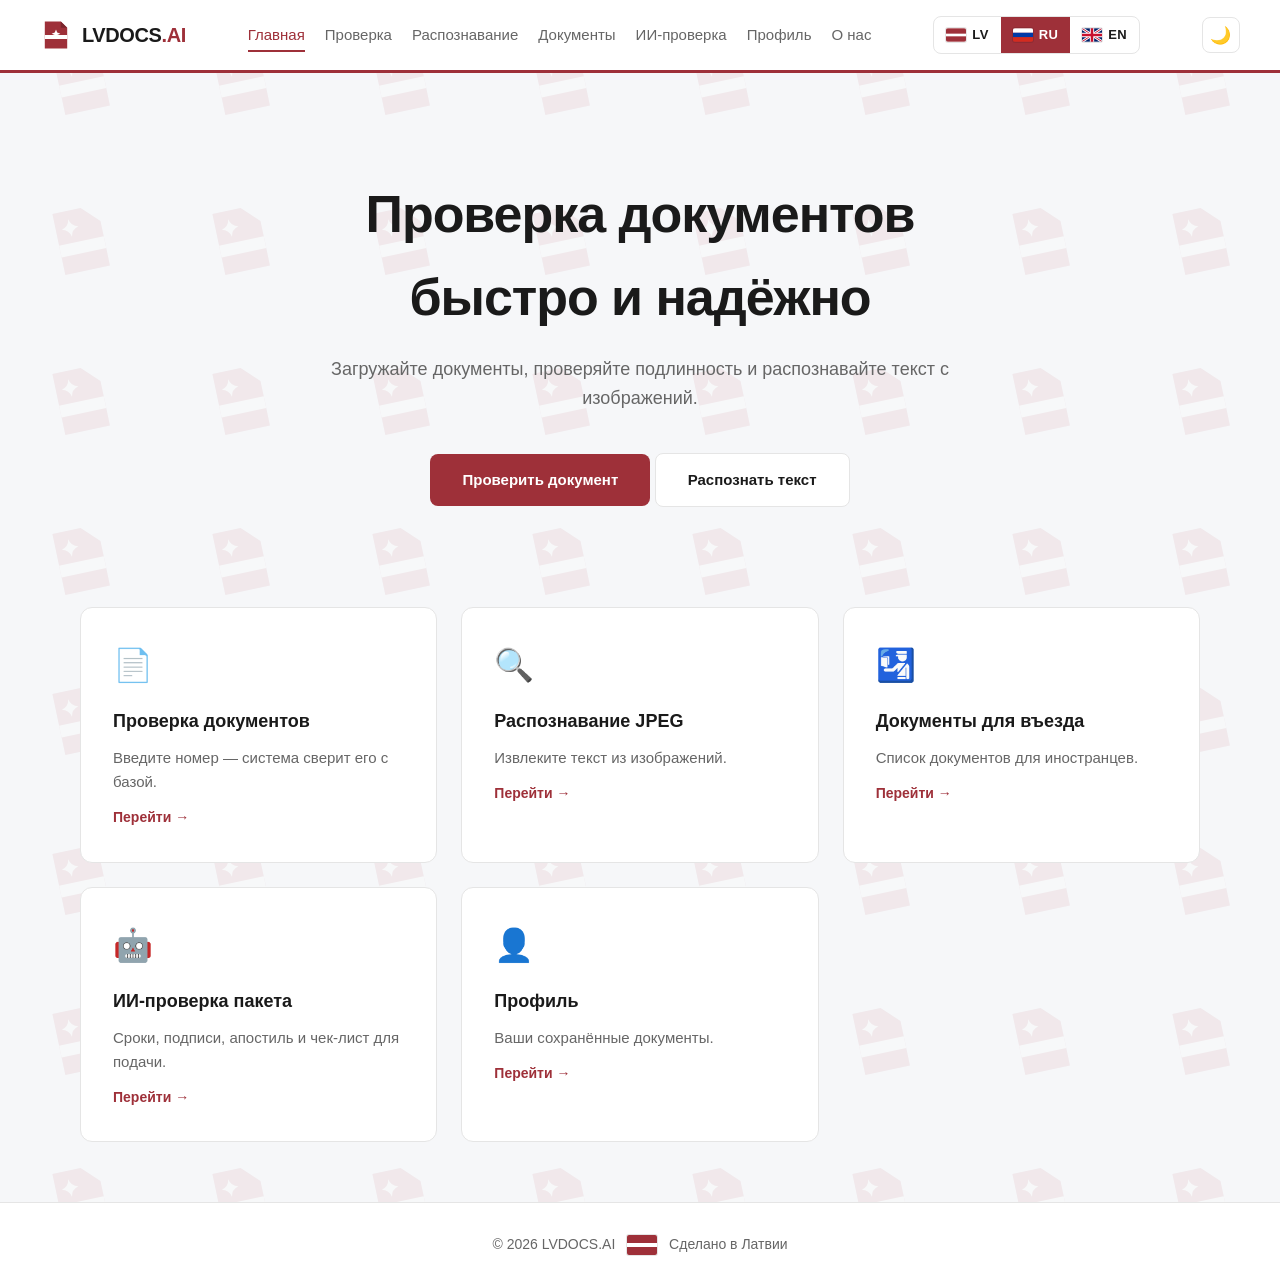
<file: lvdocs/frontend/index.html>
<!DOCTYPE html>
<html lang="ru">
<head>
    <meta charset="UTF-8">
    <meta name="viewport" content="width=device-width, initial-scale=1.0">
    <title>LVDOCS.AI</title>
    <link rel="stylesheet" href="css/style.css">
    <script src="js/theme.js"></script>
</head>
<body>
    <header>
        <nav class="nav">
            <a href="index.html" class="logo">
                <svg class="logo-mark" viewBox="0 0 40 40" xmlns="http://www.w3.org/2000/svg">
                    <path d="M6 3 H26 L34 11 V37 H6 Z" fill="#9E3039"/>
                    <path d="M26 3 V11 H34 Z" fill="#7a252c"/>
                    <rect x="6" y="20" width="28" height="5" fill="#ffffff"/>
                    <path d="M20 13 L21.5 17 L25.5 18.5 L21.5 20 L20 24 L18.5 20 L14.5 18.5 L18.5 17 Z" fill="#ffffff"/>
                </svg>
                <span class="logo-text">LVDOCS<span class="ai">.AI</span></span>
            </a>
            <ul class="nav-links">
                <li><a href="index.html" class="active" data-i18n="nav.home">Главная</a></li>
                <li><a href="check.html" data-i18n="nav.check">Проверка</a></li>
                <li><a href="ocr.html" data-i18n="nav.ocr">Распознавание</a></li>
                <li><a href="docs.html" data-i18n="nav.docs">Документы</a></li>
                <li><a href="analyze.html" data-i18n="nav.analyze">ИИ-проверка</a></li>
                <li><a href="profile.html" data-i18n="nav.profile">Профиль</a></li>
                <li><a href="about.html" data-i18n="nav.about">О нас</a></li>
            </ul>
            <div class="lang-switch" role="group" aria-label="Language">
                <button type="button" class="lang-btn" data-lang="lv"><svg class="flag" viewBox="0 0 24 16" aria-hidden="true"><rect width="24" height="16" fill="#9E3039"/><rect y="6.4" width="24" height="3.2" fill="#fff"/></svg>LV</button>
                <button type="button" class="lang-btn" data-lang="ru"><svg class="flag" viewBox="0 0 24 16" aria-hidden="true"><rect width="24" height="5.34" fill="#fff"/><rect y="5.33" width="24" height="5.34" fill="#0039A6"/><rect y="10.66" width="24" height="5.34" fill="#D52B1E"/></svg>RU</button>
                <button type="button" class="lang-btn" data-lang="en"><svg class="flag" viewBox="0 0 24 16" aria-hidden="true"><rect width="24" height="16" fill="#012169"/><path d="M0 0L24 16M24 0L0 16" stroke="#fff" stroke-width="3.2"/><path d="M0 0L24 16M24 0L0 16" stroke="#C8102E" stroke-width="1.2"/><path d="M12 0V16M0 8H24" stroke="#fff" stroke-width="5.2"/><path d="M12 0V16M0 8H24" stroke="#C8102E" stroke-width="3"/></svg>EN</button>
            </div>
        </nav>
    </header>

    <main>
        <section class="hero">
            <h1 data-i18n="hero.title">Проверка документов<br>быстро и надёжно</h1>
            <p class="lead" data-i18n="hero.text">Загружайте документы, проверяйте подлинность и распознавайте текст с изображений.</p>
            <a href="check.html" class="btn" data-i18n="hero.btn_check">Проверить документ</a>
            <a href="ocr.html" class="btn btn-secondary" data-i18n="hero.btn_ocr">Распознать текст</a>
        </section>

        <section class="grid">
            <div class="card">
                <div class="card-icon">📄</div>
                <h3 data-i18n="card.check_title">Проверка документов</h3>
                <p data-i18n="card.check_text">Введите номер — система сверит его с базой.</p>
                <a href="check.html" data-i18n="card.go">Перейти →</a>
            </div>
            <div class="card">
                <div class="card-icon">🔍</div>
                <h3 data-i18n="card.ocr_title">Распознавание JPEG</h3>
                <p data-i18n="card.ocr_text">Извлеките текст из изображений.</p>
                <a href="ocr.html" data-i18n="card.go">Перейти →</a>
            </div>
            <div class="card">
                <div class="card-icon">🛂</div>
                <h3 data-i18n="card.docs_title">Документы для въезда</h3>
                <p data-i18n="card.docs_text">Список документов для иностранцев.</p>
                <a href="docs.html" data-i18n="card.go">Перейти →</a>
            </div>
            <div class="card">
                <div class="card-icon">🤖</div>
                <h3 data-i18n="card.analyze_title">ИИ-проверка пакета</h3>
                <p data-i18n="card.analyze_text">Сроки, подписи, апостиль и чек-лист для подачи.</p>
                <a href="analyze.html" data-i18n="card.go">Перейти →</a>
            </div>
            <div class="card">
                <div class="card-icon">👤</div>
                <h3 data-i18n="card.profile_title">Профиль</h3>
                <p data-i18n="card.profile_text">Ваши сохранённые документы.</p>
                <a href="profile.html" data-i18n="card.go">Перейти →</a>
            </div>
        </section>
    </main>

    <footer>
        © 2026 LVDOCS.AI <span class="flag-stripe"></span> <span data-i18n="footer.note">Сделано в Латвии</span>
    </footer>

    <script src="js/i18n.js"></script>
</body>
</html>
</file>
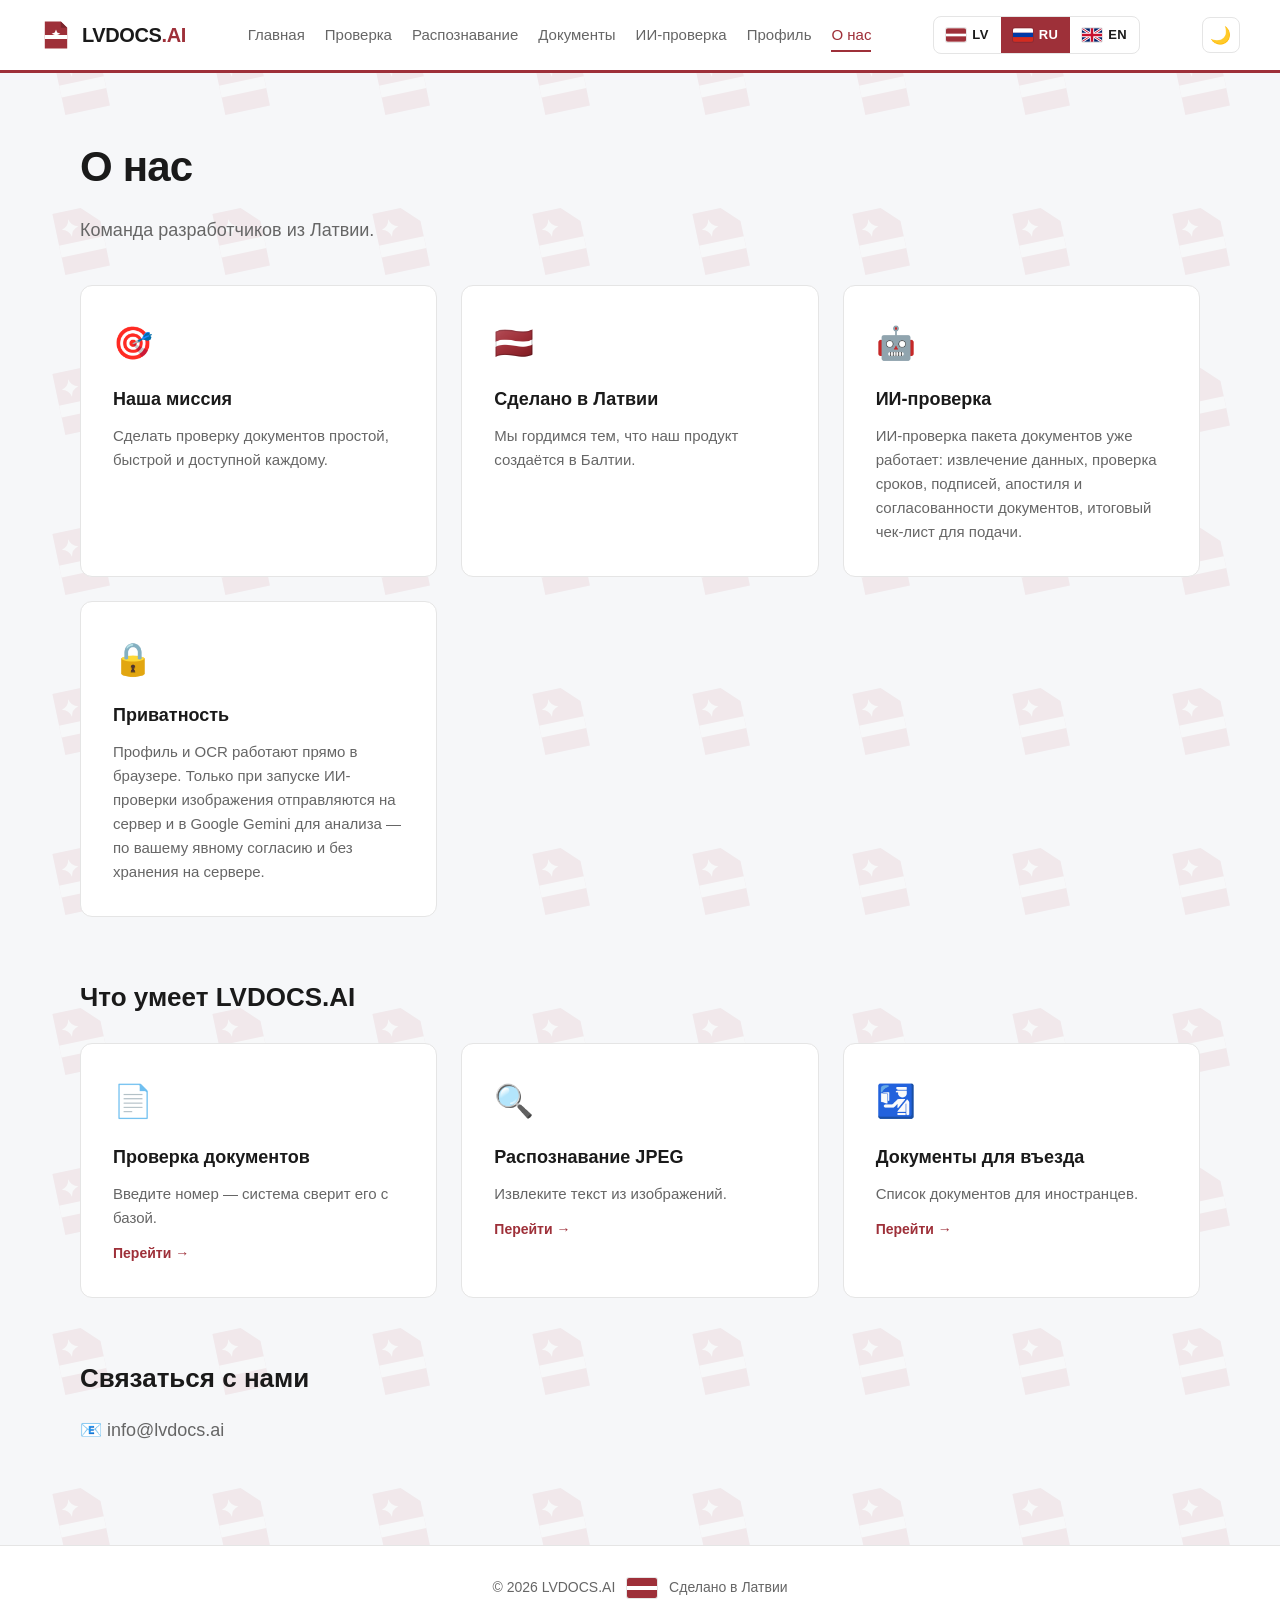
<file: lvdocs/frontend/about.html>
<!DOCTYPE html>
<html lang="ru">
<head>
    <meta charset="UTF-8">
    <meta name="viewport" content="width=device-width, initial-scale=1.0">
    <title>О нас — LVDOCS.AI</title>
    <link rel="stylesheet" href="css/style.css">
    <script src="js/theme.js"></script>
</head>
<body>
    <header>
        <nav class="nav">
            <a href="index.html" class="logo">
                <svg class="logo-mark" viewBox="0 0 40 40" xmlns="http://www.w3.org/2000/svg">
                    <path d="M6 3 H26 L34 11 V37 H6 Z" fill="#9E3039"/>
                    <path d="M26 3 V11 H34 Z" fill="#7a252c"/>
                    <rect x="6" y="20" width="28" height="5" fill="#ffffff"/>
                    <path d="M20 13 L21.5 17 L25.5 18.5 L21.5 20 L20 24 L18.5 20 L14.5 18.5 L18.5 17 Z" fill="#ffffff"/>
                </svg>
                <span class="logo-text">LVDOCS<span class="ai">.AI</span></span>
            </a>
            <ul class="nav-links">
                <li><a href="index.html" data-i18n="nav.home">Главная</a></li>
                <li><a href="check.html" data-i18n="nav.check">Проверка</a></li>
                <li><a href="ocr.html" data-i18n="nav.ocr">Распознавание</a></li>
                <li><a href="docs.html" data-i18n="nav.docs">Документы</a></li>
                <li><a href="analyze.html" data-i18n="nav.analyze">ИИ-проверка</a></li>
                <li><a href="profile.html" data-i18n="nav.profile">Профиль</a></li>
                <li><a href="about.html" class="active" data-i18n="nav.about">О нас</a></li>
            </ul>
            <div class="lang-switch" role="group" aria-label="Language">
                <button type="button" class="lang-btn" data-lang="lv"><svg class="flag" viewBox="0 0 24 16" aria-hidden="true"><rect width="24" height="16" fill="#9E3039"/><rect y="6.4" width="24" height="3.2" fill="#fff"/></svg>LV</button>
                <button type="button" class="lang-btn" data-lang="ru"><svg class="flag" viewBox="0 0 24 16" aria-hidden="true"><rect width="24" height="5.34" fill="#fff"/><rect y="5.33" width="24" height="5.34" fill="#0039A6"/><rect y="10.66" width="24" height="5.34" fill="#D52B1E"/></svg>RU</button>
                <button type="button" class="lang-btn" data-lang="en"><svg class="flag" viewBox="0 0 24 16" aria-hidden="true"><rect width="24" height="16" fill="#012169"/><path d="M0 0L24 16M24 0L0 16" stroke="#fff" stroke-width="3.2"/><path d="M0 0L24 16M24 0L0 16" stroke="#C8102E" stroke-width="1.2"/><path d="M12 0V16M0 8H24" stroke="#fff" stroke-width="5.2"/><path d="M12 0V16M0 8H24" stroke="#C8102E" stroke-width="3"/></svg>EN</button>
            </div>
        </nav>
    </header>

    <main>
        <h1 data-i18n="about.title">О нас</h1>
        <p class="lead" data-i18n="about.lead">Команда разработчиков из Латвии.</p>

        <div class="grid">
            <div class="card">
                <div class="card-icon">🎯</div>
                <h3 data-i18n="about.mission.t">Наша миссия</h3>
                <p data-i18n="about.mission.x">Сделать проверку документов простой, быстрой и доступной каждому.</p>
            </div>
            <div class="card">
                <div class="card-icon">🇱🇻</div>
                <h3 data-i18n="about.made.t">Сделано в Латвии</h3>
                <p data-i18n="about.made.x">Мы гордимся тем, что наш продукт создаётся в Балтии.</p>
            </div>
            <div class="card">
                <div class="card-icon">🤖</div>
                <h3 data-i18n="about.ai.t">Будущее с ИИ</h3>
                <p data-i18n="about.ai.x">Скоро добавим умный анализ документов на основе искусственного интеллекта:
                проверка подлинности, поиск подделок, извлечение данных.</p>
            </div>
            <div class="card">
                <div class="card-icon">🔒</div>
                <h3 data-i18n="about.privacy.t">Приватность</h3>
                <p data-i18n="about.privacy.x">Файлы обрабатываются прямо в браузере — они не покидают ваше устройство.</p>
            </div>
        </div>

        <h2 style="margin-top:60px;" data-i18n="about.what">Что умеет LVDOCS.AI</h2>
        <div class="grid" style="margin-top:24px;">
            <div class="card">
                <div class="card-icon">📄</div>
                <h3 data-i18n="card.check_title">Проверка документов</h3>
                <p data-i18n="card.check_text">Введите номер — система сверит его с базой.</p>
                <a href="check.html" data-i18n="card.go">Перейти →</a>
            </div>
            <div class="card">
                <div class="card-icon">🔍</div>
                <h3 data-i18n="card.ocr_title">Распознавание JPEG</h3>
                <p data-i18n="card.ocr_text">Извлеките текст из изображений.</p>
                <a href="ocr.html" data-i18n="card.go">Перейти →</a>
            </div>
            <div class="card">
                <div class="card-icon">🛂</div>
                <h3 data-i18n="card.docs_title">Документы для въезда</h3>
                <p data-i18n="card.docs_text">Список документов для иностранцев.</p>
                <a href="docs.html" data-i18n="card.go">Перейти →</a>
            </div>
        </div>

        <h2 style="margin-top:60px;" data-i18n="about.contact">Связаться с нами</h2>
        <p class="lead">📧 info@lvdocs.ai</p>
    </main>

    <footer>
        © 2026 LVDOCS.AI <span class="flag-stripe"></span> <span data-i18n="footer.note">Сделано в Латвии</span>
    </footer>

    <script src="js/i18n.js"></script>
    <script src="js/i18n-extra.js"></script>
</body>
</html>
</file>
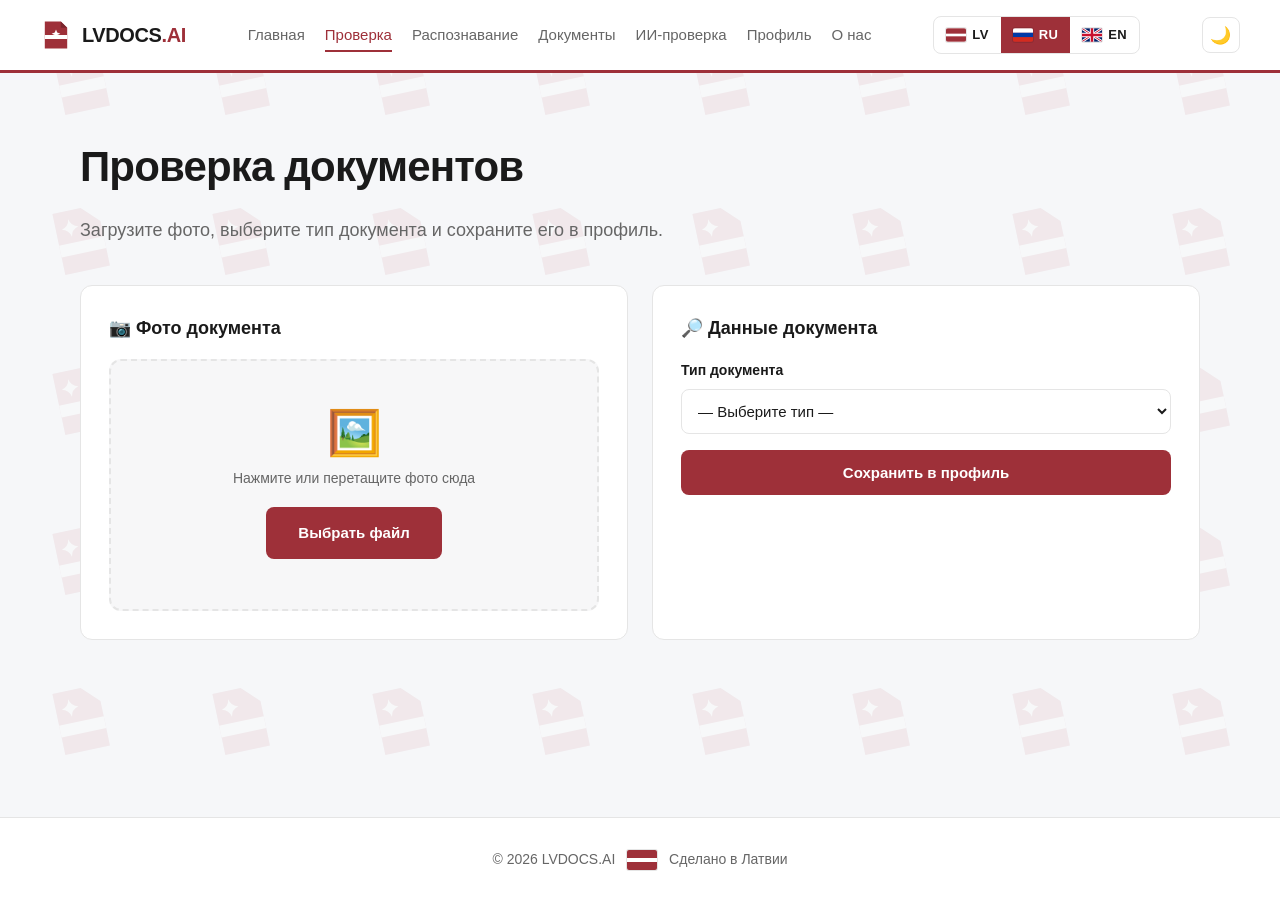
<file: lvdocs/frontend/check.html>
<!DOCTYPE html>
<html lang="ru">
<head>
    <meta charset="UTF-8">
    <meta name="viewport" content="width=device-width, initial-scale=1.0">
    <title>Проверка документов — LVDOCS.AI</title>
    <link rel="stylesheet" href="css/style.css">
    <script src="js/theme.js"></script>
</head>
<body>
    <header>
        <nav class="nav">
            <a href="index.html" class="logo">
                <svg class="logo-mark" viewBox="0 0 40 40" xmlns="http://www.w3.org/2000/svg">
                    <path d="M6 3 H26 L34 11 V37 H6 Z" fill="#9E3039"/>
                    <path d="M26 3 V11 H34 Z" fill="#7a252c"/>
                    <rect x="6" y="20" width="28" height="5" fill="#ffffff"/>
                    <path d="M20 13 L21.5 17 L25.5 18.5 L21.5 20 L20 24 L18.5 20 L14.5 18.5 L18.5 17 Z" fill="#ffffff"/>
                </svg>
                <span class="logo-text">LVDOCS<span class="ai">.AI</span></span>
            </a>
            <ul class="nav-links">
                <li><a href="index.html" data-i18n="nav.home">Главная</a></li>
                <li><a href="check.html" class="active" data-i18n="nav.check">Проверка</a></li>
                <li><a href="ocr.html" data-i18n="nav.ocr">Распознавание</a></li>
                <li><a href="docs.html" data-i18n="nav.docs">Документы</a></li>
                <li><a href="analyze.html" data-i18n="nav.analyze">ИИ-проверка</a></li>
                <li><a href="profile.html" data-i18n="nav.profile">Профиль</a></li>
                <li><a href="about.html" data-i18n="nav.about">О нас</a></li>
            </ul>
            <div class="lang-switch" role="group" aria-label="Language">
                <button type="button" class="lang-btn" data-lang="lv"><svg class="flag" viewBox="0 0 24 16" aria-hidden="true"><rect width="24" height="16" fill="#9E3039"/><rect y="6.4" width="24" height="3.2" fill="#fff"/></svg>LV</button>
                <button type="button" class="lang-btn" data-lang="ru"><svg class="flag" viewBox="0 0 24 16" aria-hidden="true"><rect width="24" height="5.34" fill="#fff"/><rect y="5.33" width="24" height="5.34" fill="#0039A6"/><rect y="10.66" width="24" height="5.34" fill="#D52B1E"/></svg>RU</button>
                <button type="button" class="lang-btn" data-lang="en"><svg class="flag" viewBox="0 0 24 16" aria-hidden="true"><rect width="24" height="16" fill="#012169"/><path d="M0 0L24 16M24 0L0 16" stroke="#fff" stroke-width="3.2"/><path d="M0 0L24 16M24 0L0 16" stroke="#C8102E" stroke-width="1.2"/><path d="M12 0V16M0 8H24" stroke="#fff" stroke-width="5.2"/><path d="M12 0V16M0 8H24" stroke="#C8102E" stroke-width="3"/></svg>EN</button>
            </div>
        </nav>
    </header>

    <main>
        <h1 data-i18n="check.title">Проверка документов</h1>
        <p class="lead" data-i18n="check.lead">Загрузите фото, выберите тип документа и сохраните его в профиль.</p>

        <div class="check-layout">

            <!-- ЛЕВАЯ КОЛОНКА: фото -->
            <div class="check-card">
                <h3 style="margin-bottom:16px;" data-i18n="check.photo">📷 Фото документа</h3>

                <label class="upload-zone" for="fileInput" id="uploadZone">
                    <div class="icon">🖼️</div>
                    <p data-i18n="check.photo_hint">Нажмите или перетащите фото сюда</p>
                    <span class="btn" data-i18n="check.choose_file">Выбрать файл</span>
                </label>
                <input type="file" id="fileInput" accept="image/jpeg,image/png,image/webp" style="display:none;">

                <div id="previewWrap" style="display:none; margin-top:16px;">
                    <img id="preview" class="preview" alt="Preview">
                    <button type="button" class="btn-secondary btn" style="margin-top:12px; width:100%;"
                            onclick="clearImage()" data-i18n="check.delete_photo">Удалить фото</button>
                </div>
            </div>

            <!-- ПРАВАЯ КОЛОНКА: список + сохранить -->
            <div class="check-card">
                <h3 style="margin-bottom:16px;" data-i18n="check.data">🔎 Данные документа</h3>

                <label for="docType" style="display:block; margin-bottom:8px; font-weight:600; font-size:14px;"
                       data-i18n="check.type">Тип документа</label>
                <select id="docType"
                        style="width:100%; padding:12px; border:1.5px solid var(--border); border-radius:8px; font-size:15px; margin-bottom:16px; background:var(--white); color:var(--text-dark); font-family:inherit;">
                    <option value="" data-i18n="check.type_choose">— Выберите тип —</option>
                    <option value="passport" data-i18n="doctype.passport">Паспорт</option>
                    <option value="id_card" data-i18n="doctype.id_card">ID-карта</option>
                    <option value="visa_c" data-i18n="doctype.visa_c">Шенгенская виза (C)</option>
                    <option value="visa_d" data-i18n="doctype.visa_d">Национальная виза (D)</option>
                    <option value="residence" data-i18n="doctype.residence">Вид на жительство (ВНЖ)</option>
                    <option value="driver" data-i18n="doctype.driver">Водительское удостоверение</option>
                    <option value="insurance" data-i18n="doctype.insurance">Медицинская страховка</option>
                    <option value="birth_cert" data-i18n="doctype.birth_cert">Свидетельство о рождении</option>
                    <option value="marriage_cert" data-i18n="doctype.marriage_cert">Свидетельство о браке</option>
                    <option value="criminal" data-i18n="doctype.criminal">Справка о несудимости</option>
                    <option value="diploma" data-i18n="doctype.diploma">Диплом</option>
                    <option value="transcript" data-i18n="doctype.transcript">Приложение к диплому / транскрипт</option>
                    <option value="school_certificate" data-i18n="doctype.school_certificate">Школьный аттестат</option>
                    <option value="bank_statement" data-i18n="doctype.bank_statement">Банковская выписка</option>
                    <option value="pmlp_invitation" data-i18n="doctype.pmlp_invitation">Приглашение PMLP (Izsaukums)</option>
                    <option value="study_agreement" data-i18n="doctype.study_agreement">Договор с университетом</option>
                    <option value="other" data-i18n="doctype.other">Другое</option>
                </select>

                <button type="button" class="btn" onclick="saveDocument()" style="width:100%;"
                        data-i18n="check.save">Сохранить в профиль</button>

                <div id="checkMsg" style="margin-top:16px;"></div>
            </div>
        </div>
    </main>

    <footer>
        © 2026 LVDOCS.AI <span class="flag-stripe"></span> <span data-i18n="footer.note">Сделано в Латвии</span>
    </footer>

    <script src="js/i18n.js"></script>
    <script src="js/profile.js"></script>
    <script src="js/main.js"></script>
</body>
</html>
</file>
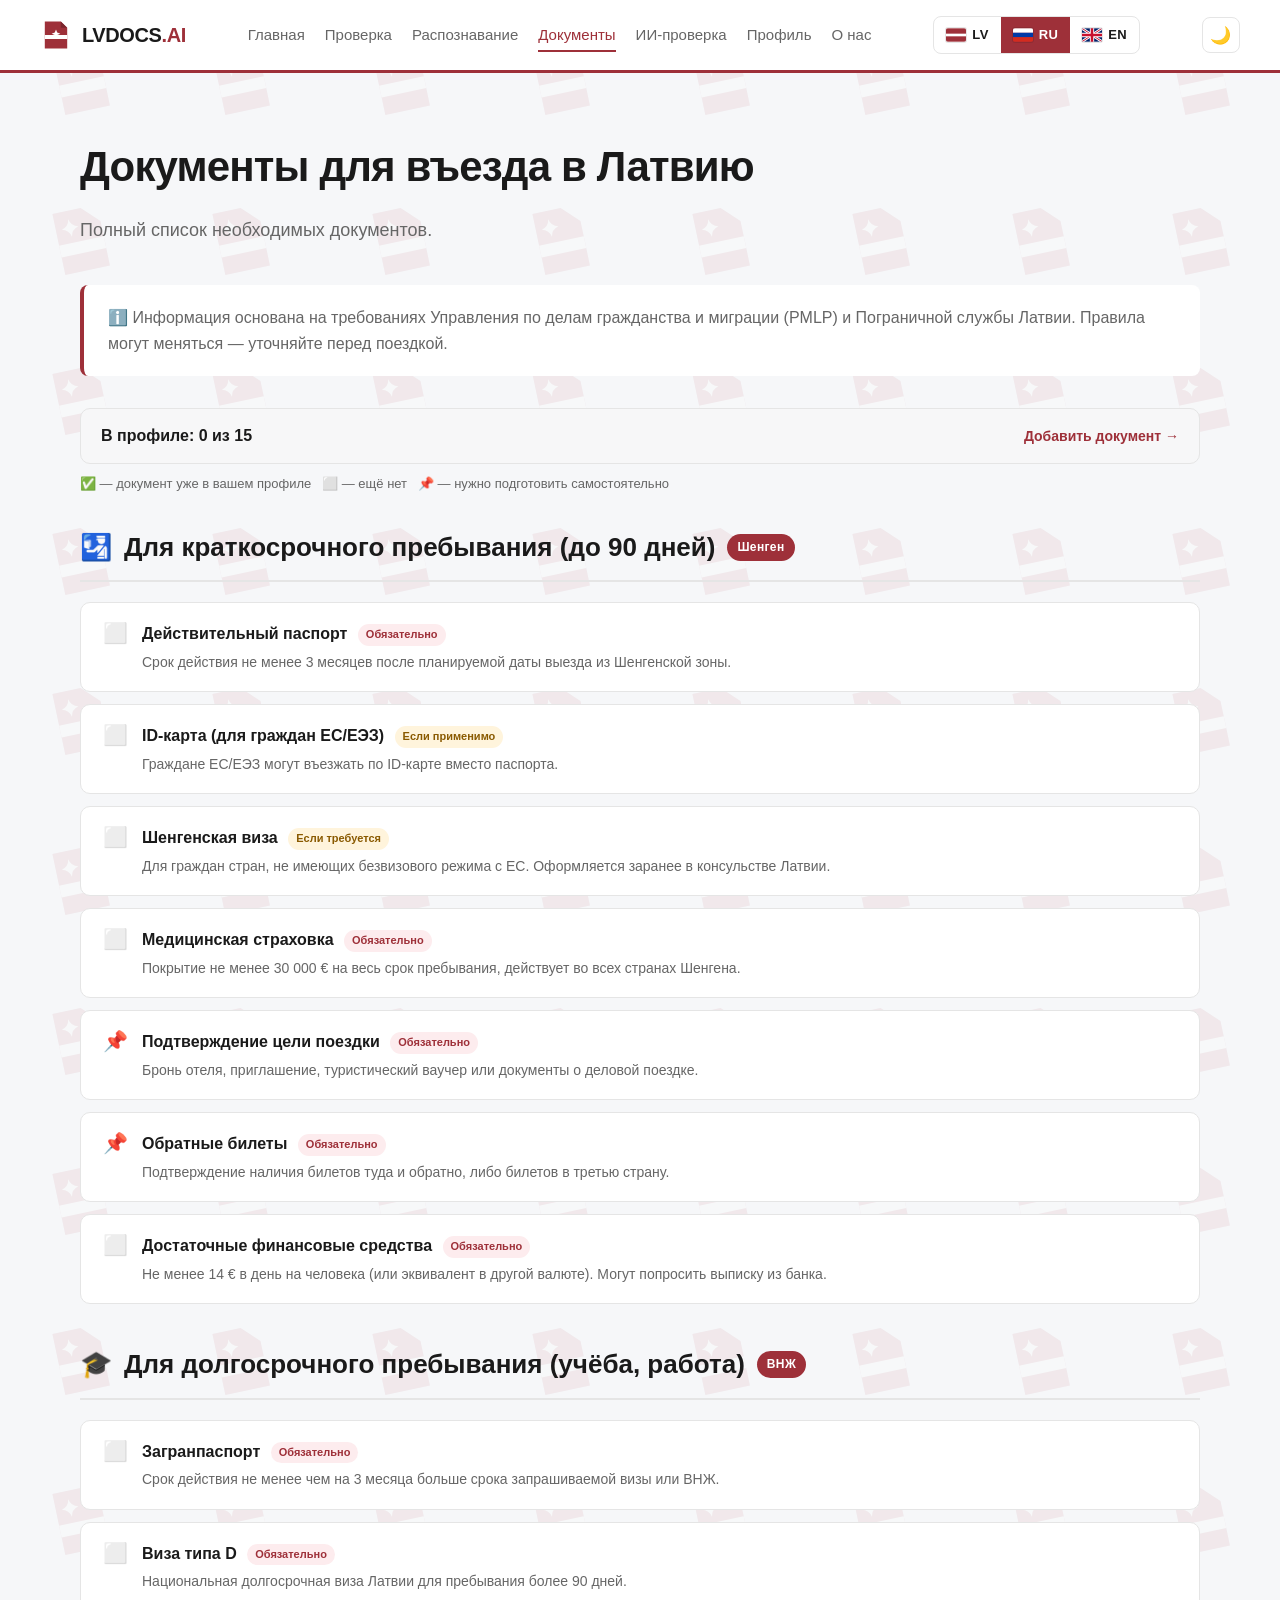
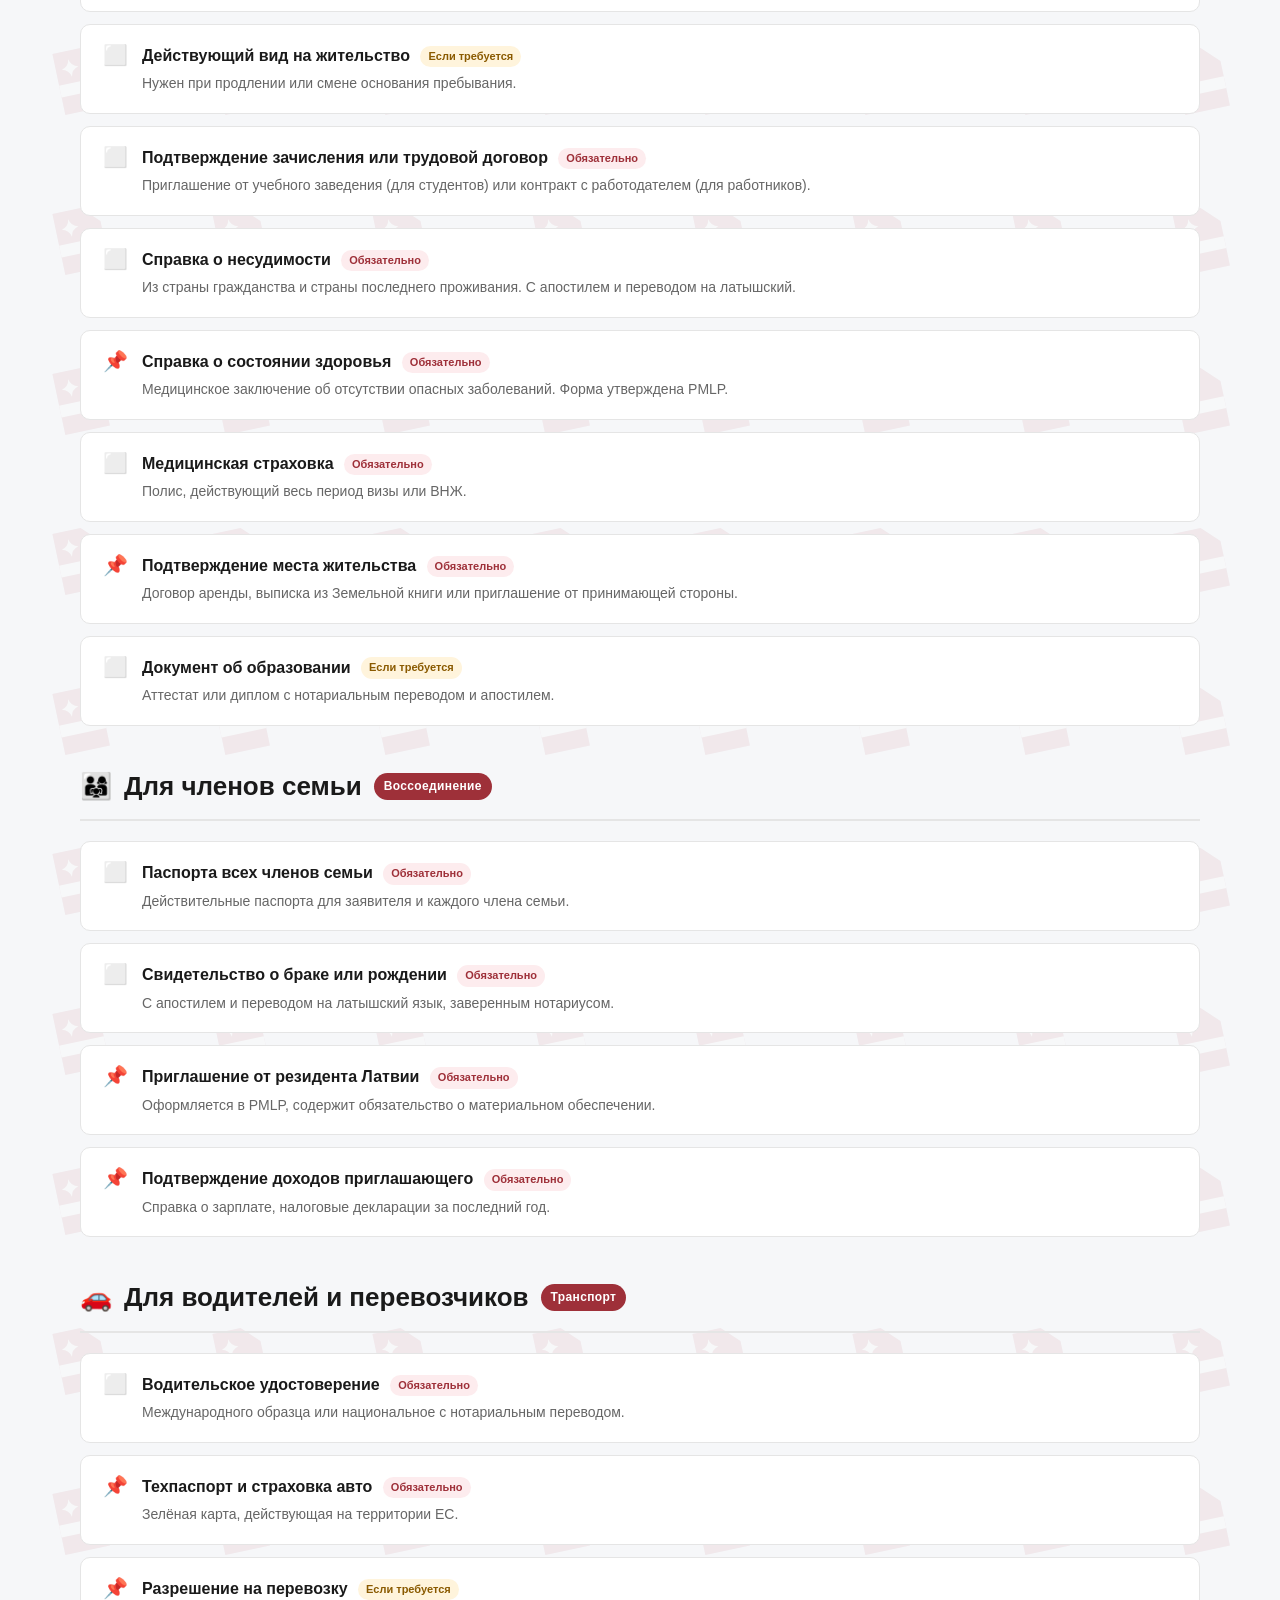
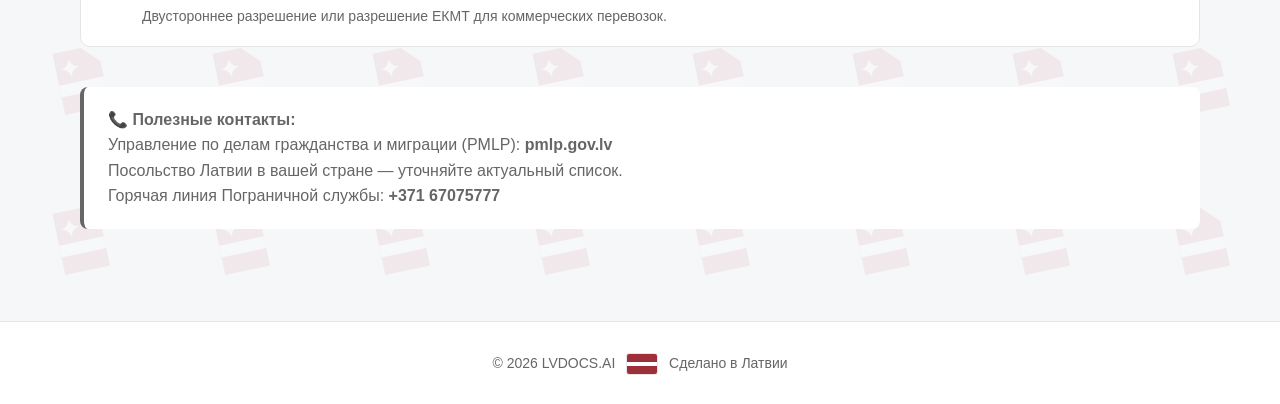
<file: lvdocs/frontend/docs.html>
<!DOCTYPE html>
<html lang="ru">
<head>
    <meta charset="UTF-8">
    <meta name="viewport" content="width=device-width, initial-scale=1.0">
    <title>Документы для въезда — LVDOCS.AI</title>
    <link rel="stylesheet" href="css/style.css">
    <script src="js/theme.js"></script>
</head>
<body>
    <header>
        <nav class="nav">
            <a href="index.html" class="logo">
                <svg class="logo-mark" viewBox="0 0 40 40" xmlns="http://www.w3.org/2000/svg">
                    <path d="M6 3 H26 L34 11 V37 H6 Z" fill="#9E3039"/>
                    <path d="M26 3 V11 H34 Z" fill="#7a252c"/>
                    <rect x="6" y="20" width="28" height="5" fill="#ffffff"/>
                    <path d="M20 13 L21.5 17 L25.5 18.5 L21.5 20 L20 24 L18.5 20 L14.5 18.5 L18.5 17 Z" fill="#ffffff"/>
                </svg>
                <span class="logo-text">LVDOCS<span class="ai">.AI</span></span>
            </a>
            <ul class="nav-links">
                <li><a href="index.html" data-i18n="nav.home">Главная</a></li>
                <li><a href="check.html" data-i18n="nav.check">Проверка</a></li>
                <li><a href="ocr.html" data-i18n="nav.ocr">Распознавание</a></li>
                <li><a href="docs.html" class="active" data-i18n="nav.docs">Документы</a></li>
                <li><a href="analyze.html" data-i18n="nav.analyze">ИИ-проверка</a></li>
                <li><a href="profile.html" data-i18n="nav.profile">Профиль</a></li>
                <li><a href="about.html" data-i18n="nav.about">О нас</a></li>
            </ul>
            <div class="lang-switch" role="group" aria-label="Language">
                <button type="button" class="lang-btn" data-lang="lv"><svg class="flag" viewBox="0 0 24 16" aria-hidden="true"><rect width="24" height="16" fill="#9E3039"/><rect y="6.4" width="24" height="3.2" fill="#fff"/></svg>LV</button>
                <button type="button" class="lang-btn" data-lang="ru"><svg class="flag" viewBox="0 0 24 16" aria-hidden="true"><rect width="24" height="5.34" fill="#fff"/><rect y="5.33" width="24" height="5.34" fill="#0039A6"/><rect y="10.66" width="24" height="5.34" fill="#D52B1E"/></svg>RU</button>
                <button type="button" class="lang-btn" data-lang="en"><svg class="flag" viewBox="0 0 24 16" aria-hidden="true"><rect width="24" height="16" fill="#012169"/><path d="M0 0L24 16M24 0L0 16" stroke="#fff" stroke-width="3.2"/><path d="M0 0L24 16M24 0L0 16" stroke="#C8102E" stroke-width="1.2"/><path d="M12 0V16M0 8H24" stroke="#fff" stroke-width="5.2"/><path d="M12 0V16M0 8H24" stroke="#C8102E" stroke-width="3"/></svg>EN</button>
            </div>
        </nav>
    </header>

    <main>
        <h1 data-i18n="docs.title">Документы для въезда в Латвию</h1>
        <p class="lead" data-i18n="docs.lead">Полный список необходимых документов.</p>

        <div class="docs-intro" data-i18n="docs.intro"></div>

        <div class="docs-progress">
            <span id="docsProgress"></span>
            <a href="check.html" data-i18n="docs.add">Добавить документ →</a>
        </div>
        <p class="docs-legend" data-i18n="docs.legend"></p>

        <section class="docs-category">
            <h2>🛂 <span data-i18n="sec.short"></span> <span class="badge" data-i18n="badge.short"></span></h2>
            <div class="doc-item" data-doc="passport">
                <span class="check">⬜</span>
                <div class="doc-body">
                    <h4><span data-i18n="d.passport.t"></span> <span class="required yes" data-i18n="req.yes"></span></h4>
                    <p data-i18n="d.passport.x"></p>
                </div>
            </div>
            <div class="doc-item" data-doc="id_card">
                <span class="check">⬜</span>
                <div class="doc-body">
                    <h4><span data-i18n="d.idcard.t"></span> <span class="required cond" data-i18n="req.applicable"></span></h4>
                    <p data-i18n="d.idcard.x"></p>
                </div>
            </div>
            <div class="doc-item" data-doc="visa_c">
                <span class="check">⬜</span>
                <div class="doc-body">
                    <h4><span data-i18n="d.visac.t"></span> <span class="required cond" data-i18n="req.cond"></span></h4>
                    <p data-i18n="d.visac.x"></p>
                </div>
            </div>
            <div class="doc-item" data-doc="insurance">
                <span class="check">⬜</span>
                <div class="doc-body">
                    <h4><span data-i18n="d.insurance.t"></span> <span class="required yes" data-i18n="req.yes"></span></h4>
                    <p data-i18n="d.insurance.x"></p>
                </div>
            </div>
            <div class="doc-item">
                <span class="check">📌</span>
                <div class="doc-body">
                    <h4><span data-i18n="d.purpose.t"></span> <span class="required yes" data-i18n="req.yes"></span></h4>
                    <p data-i18n="d.purpose.x"></p>
                </div>
            </div>
            <div class="doc-item">
                <span class="check">📌</span>
                <div class="doc-body">
                    <h4><span data-i18n="d.tickets.t"></span> <span class="required yes" data-i18n="req.yes"></span></h4>
                    <p data-i18n="d.tickets.x"></p>
                </div>
            </div>
            <div class="doc-item" data-doc="bank_statement">
                <span class="check">⬜</span>
                <div class="doc-body">
                    <h4><span data-i18n="d.funds.t"></span> <span class="required yes" data-i18n="req.yes"></span></h4>
                    <p data-i18n="d.funds.x"></p>
                </div>
            </div>
        </section>

        <section class="docs-category">
            <h2>🎓 <span data-i18n="sec.long"></span> <span class="badge" data-i18n="badge.long"></span></h2>
            <div class="doc-item" data-doc="passport">
                <span class="check">⬜</span>
                <div class="doc-body">
                    <h4><span data-i18n="d.passport2.t"></span> <span class="required yes" data-i18n="req.yes"></span></h4>
                    <p data-i18n="d.passport2.x"></p>
                </div>
            </div>
            <div class="doc-item" data-doc="visa_d">
                <span class="check">⬜</span>
                <div class="doc-body">
                    <h4><span data-i18n="d.visad.t"></span> <span class="required yes" data-i18n="req.yes"></span></h4>
                    <p data-i18n="d.visad.x"></p>
                </div>
            </div>
            <div class="doc-item" data-doc="residence">
                <span class="check">⬜</span>
                <div class="doc-body">
                    <h4><span data-i18n="d.residence.t"></span> <span class="required cond" data-i18n="req.cond"></span></h4>
                    <p data-i18n="d.residence.x"></p>
                </div>
            </div>
            <div class="doc-item" data-doc="study_agreement pmlp_invitation">
                <span class="check">⬜</span>
                <div class="doc-body">
                    <h4><span data-i18n="d.enroll.t"></span> <span class="required yes" data-i18n="req.yes"></span></h4>
                    <p data-i18n="d.enroll.x"></p>
                </div>
            </div>
            <div class="doc-item" data-doc="criminal">
                <span class="check">⬜</span>
                <div class="doc-body">
                    <h4><span data-i18n="d.criminal.t"></span> <span class="required yes" data-i18n="req.yes"></span></h4>
                    <p data-i18n="d.criminal.x"></p>
                </div>
            </div>
            <div class="doc-item">
                <span class="check">📌</span>
                <div class="doc-body">
                    <h4><span data-i18n="d.health.t"></span> <span class="required yes" data-i18n="req.yes"></span></h4>
                    <p data-i18n="d.health.x"></p>
                </div>
            </div>
            <div class="doc-item" data-doc="insurance">
                <span class="check">⬜</span>
                <div class="doc-body">
                    <h4><span data-i18n="d.insurance2.t"></span> <span class="required yes" data-i18n="req.yes"></span></h4>
                    <p data-i18n="d.insurance2.x"></p>
                </div>
            </div>
            <div class="doc-item">
                <span class="check">📌</span>
                <div class="doc-body">
                    <h4><span data-i18n="d.housing.t"></span> <span class="required yes" data-i18n="req.yes"></span></h4>
                    <p data-i18n="d.housing.x"></p>
                </div>
            </div>
            <div class="doc-item" data-doc="diploma transcript school_certificate">
                <span class="check">⬜</span>
                <div class="doc-body">
                    <h4><span data-i18n="d.education.t"></span> <span class="required cond" data-i18n="req.cond"></span></h4>
                    <p data-i18n="d.education.x"></p>
                </div>
            </div>
        </section>

        <section class="docs-category">
            <h2>👨‍👩‍👧 <span data-i18n="sec.family"></span> <span class="badge" data-i18n="badge.family"></span></h2>
            <div class="doc-item" data-doc="passport">
                <span class="check">⬜</span>
                <div class="doc-body">
                    <h4><span data-i18n="d.fpassport.t"></span> <span class="required yes" data-i18n="req.yes"></span></h4>
                    <p data-i18n="d.fpassport.x"></p>
                </div>
            </div>
            <div class="doc-item" data-doc="birth_cert marriage_cert">
                <span class="check">⬜</span>
                <div class="doc-body">
                    <h4><span data-i18n="d.civil.t"></span> <span class="required yes" data-i18n="req.yes"></span></h4>
                    <p data-i18n="d.civil.x"></p>
                </div>
            </div>
            <div class="doc-item">
                <span class="check">📌</span>
                <div class="doc-body">
                    <h4><span data-i18n="d.invite.t"></span> <span class="required yes" data-i18n="req.yes"></span></h4>
                    <p data-i18n="d.invite.x"></p>
                </div>
            </div>
            <div class="doc-item">
                <span class="check">📌</span>
                <div class="doc-body">
                    <h4><span data-i18n="d.income.t"></span> <span class="required yes" data-i18n="req.yes"></span></h4>
                    <p data-i18n="d.income.x"></p>
                </div>
            </div>
        </section>

        <section class="docs-category">
            <h2>🚗 <span data-i18n="sec.transport"></span> <span class="badge" data-i18n="badge.transport"></span></h2>
            <div class="doc-item" data-doc="driver">
                <span class="check">⬜</span>
                <div class="doc-body">
                    <h4><span data-i18n="d.driver.t"></span> <span class="required yes" data-i18n="req.yes"></span></h4>
                    <p data-i18n="d.driver.x"></p>
                </div>
            </div>
            <div class="doc-item">
                <span class="check">📌</span>
                <div class="doc-body">
                    <h4><span data-i18n="d.vehicle.t"></span> <span class="required yes" data-i18n="req.yes"></span></h4>
                    <p data-i18n="d.vehicle.x"></p>
                </div>
            </div>
            <div class="doc-item">
                <span class="check">📌</span>
                <div class="doc-body">
                    <h4><span data-i18n="d.permit.t"></span> <span class="required cond" data-i18n="req.cond"></span></h4>
                    <p data-i18n="d.permit.x"></p>
                </div>
            </div>
        </section>

        <div class="docs-intro" style="border-left-color: var(--text-gray);" data-i18n="docs.contacts"></div>
    </main>

    <footer>
        © 2026 LVDOCS.AI <span class="flag-stripe"></span> <span data-i18n="footer.note">Сделано в Латвии</span>
    </footer>

    <script src="js/i18n.js"></script>
    <script src="js/i18n-extra.js"></script>
    <script src="js/profile.js"></script>

    <script>
        // Отмечаем галочкой документы, которые уже сохранены в профиле
        function updateDocs() {
            const have = new Set(getProfileDocuments().map(d => d.type));
            let total = 0, done = 0;
            document.querySelectorAll('.doc-item[data-doc]').forEach(el => {
                const ok = el.dataset.doc.split(' ').some(x => have.has(x));
                total++; if (ok) done++;
                el.classList.toggle('have', ok);
                el.querySelector('.check').textContent = ok ? '✅' : '⬜';
            });
            document.getElementById('docsProgress').textContent =
                t('docs.progress').replace('{n}', done).replace('{total}', total);
        }
        document.addEventListener('DOMContentLoaded', updateDocs);
        document.addEventListener('langchange', updateDocs);
        window.addEventListener('pageshow', updateDocs);
    </script>
</body>
</html>
</file>
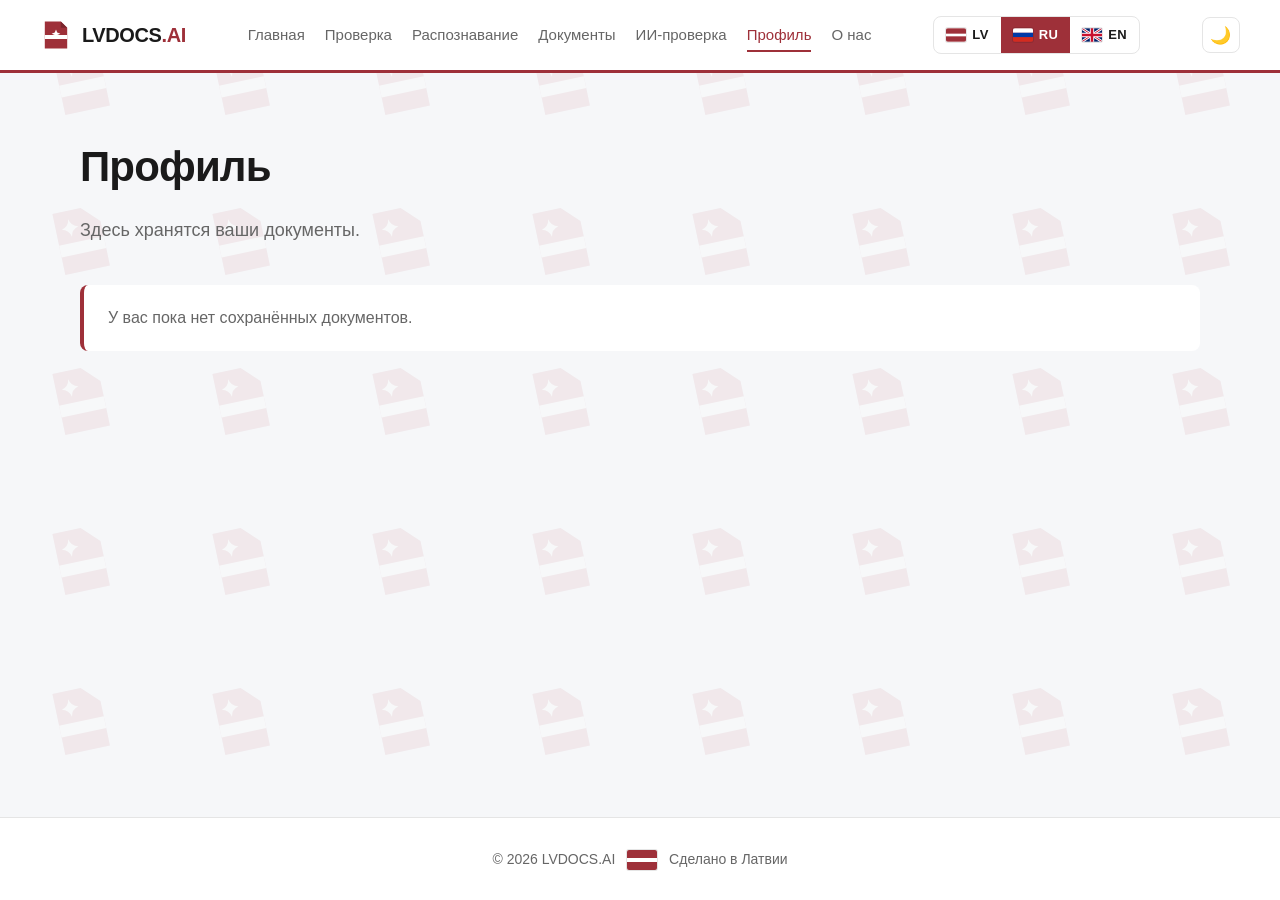
<file: lvdocs/frontend/profile.html>
<!DOCTYPE html>
<html lang="ru">
<head>
    <meta charset="UTF-8">
    <meta name="viewport" content="width=device-width, initial-scale=1.0">
    <title>Профиль — LVDOCS.AI</title>
    <link rel="stylesheet" href="css/style.css">
    <script src="js/theme.js"></script>
</head>
<body>
    <header>
        <nav class="nav">
            <a href="index.html" class="logo">
                <svg class="logo-mark" viewBox="0 0 40 40" xmlns="http://www.w3.org/2000/svg">
                    <path d="M6 3 H26 L34 11 V37 H6 Z" fill="#9E3039"/>
                    <path d="M26 3 V11 H34 Z" fill="#7a252c"/>
                    <rect x="6" y="20" width="28" height="5" fill="#ffffff"/>
                    <path d="M20 13 L21.5 17 L25.5 18.5 L21.5 20 L20 24 L18.5 20 L14.5 18.5 L18.5 17 Z" fill="#ffffff"/>
                </svg>
                <span class="logo-text">LVDOCS<span class="ai">.AI</span></span>
            </a>
            <ul class="nav-links">
                <li><a href="index.html" data-i18n="nav.home">Главная</a></li>
                <li><a href="check.html" data-i18n="nav.check">Проверка</a></li>
                <li><a href="ocr.html" data-i18n="nav.ocr">Распознавание</a></li>
                <li><a href="docs.html" data-i18n="nav.docs">Документы</a></li>
                <li><a href="analyze.html" data-i18n="nav.analyze">ИИ-проверка</a></li>
                <li><a href="profile.html" class="active" data-i18n="nav.profile">Профиль</a></li>
                <li><a href="about.html" data-i18n="nav.about">О нас</a></li>
            </ul>
            <div class="lang-switch" role="group" aria-label="Language">
                <button type="button" class="lang-btn" data-lang="lv"><svg class="flag" viewBox="0 0 24 16" aria-hidden="true"><rect width="24" height="16" fill="#9E3039"/><rect y="6.4" width="24" height="3.2" fill="#fff"/></svg>LV</button>
                <button type="button" class="lang-btn" data-lang="ru"><svg class="flag" viewBox="0 0 24 16" aria-hidden="true"><rect width="24" height="5.34" fill="#fff"/><rect y="5.33" width="24" height="5.34" fill="#0039A6"/><rect y="10.66" width="24" height="5.34" fill="#D52B1E"/></svg>RU</button>
                <button type="button" class="lang-btn" data-lang="en"><svg class="flag" viewBox="0 0 24 16" aria-hidden="true"><rect width="24" height="16" fill="#012169"/><path d="M0 0L24 16M24 0L0 16" stroke="#fff" stroke-width="3.2"/><path d="M0 0L24 16M24 0L0 16" stroke="#C8102E" stroke-width="1.2"/><path d="M12 0V16M0 8H24" stroke="#fff" stroke-width="5.2"/><path d="M12 0V16M0 8H24" stroke="#C8102E" stroke-width="3"/></svg>EN</button>
            </div>
        </nav>
    </header>

    <main>
        <h1 data-i18n="profile.title">Профиль</h1>
        <p class="lead" data-i18n="profile.lead">Здесь хранятся ваши документы.</p>

        <div id="profileContent"></div>
    </main>

    <footer>
        © 2026 LVDOCS.AI <span class="flag-stripe"></span> <span data-i18n="footer.note">Сделано в Латвии</span>
    </footer>

    <script src="js/i18n.js"></script>
    <script src="js/profile.js"></script>
    <script>
        function renderProfile() {
            const docs = getProfileDocuments();
            const box = document.getElementById('profileContent');

            if (docs.length === 0) {
                box.innerHTML = `<div class="docs-intro"><p>${t('profile.empty')}</p></div>`;
                return;
            }

            box.innerHTML = `
                <div style="display:flex; justify-content:space-between; align-items:center; margin-bottom:20px; flex-wrap:wrap; gap:12px;">
                    <h2 style="margin:0;">${t('profile.count')}:
                        <span style="color:var(--latvia-red);">${docs.length}</span></h2>
                    <span style="display:flex; gap:10px; flex-wrap:wrap;">
                        <a class="btn" href="analyze.html">${t('profile.run_ai')}</a>
                        <button class="btn btn-secondary" onclick="clearAll()">${t('profile.clear')}</button>
                    </span>
                </div>
                <div class="grid">
                    ${docs.map(d => `
                        <div class="card">
                            ${d.photo ? `<img src="${d.photo}" alt="" style="width:100%; height:180px; object-fit:cover; border-radius:8px; border:1px solid var(--border); margin-bottom:14px;">` : ''}
                            <h3>${d.type ? t('doctype.' + d.type) : (d.doc_type || '')}</h3>
                            ${d.number ? `<p><b>${d.number}</b></p>` : ''}
                            ${d.full_name ? `<p>${d.full_name}</p>` : ''}
                            <p style="font-size:13px; color:var(--text-gray);">${new Date(d.savedAt).toLocaleDateString(getLang())}</p>
                            <button class="btn btn-secondary" style="margin-top:14px; padding:8px 16px; font-size:13px;"
                                    onclick="removeDoc('${d.id}')">${t('profile.delete')}</button>
                        </div>`).join('')}
                </div>`;
        }

        function removeDoc(id) {
            removeFromProfile(id);
            renderProfile();
        }

        function clearAll() {
            if (confirm('OK?')) {
                clearProfile();
                renderProfile();
            }
        }

        document.addEventListener('langchange', renderProfile);
        renderProfile();
    </script>
</body>
</html>
</file>
<file: lvdocs/frontend/css/style.css>
/* =========================================
   LVDOCS.AI — стили (белый фон ВСЕГДА)
   ========================================= */

* {
    margin: 0;
    padding: 0;
    box-sizing: border-box;
}

:root {
    --latvia-red: #9E3039;
    --latvia-red-dark: #7a252c;
    --white: #ffffff;          /* поверхности: шапка, карточки */
    --off-white: #f7f7f8;
    --bg: #F6F7F9;             /* фон страницы */
    --text-dark: #1a1a1a;
    --text-gray: #666;
    --border: #e5e5e5;
    --green: #1a7a3a;
    --tint: #fdf5f5;
    --have-bg: #f5fdf7;
    --badge-yes-bg: #fdecee;  --badge-yes-fg: #9E3039;
    --badge-cond-bg: #fff4dc; --badge-cond-fg: #8a5a00;
    --shadow: rgba(158, 48, 57, 0.08);
    color-scheme: light;
}

:root[data-theme="dark"] {
    --latvia-red: #d4535e;
    --latvia-red-dark: #b8434e;
    --white: #1b212b;
    --off-white: #232a36;
    --bg: #12161d;
    --text-dark: #e8ebf0;
    --text-gray: #9aa4b2;
    --border: #2f3846;
    --green: #4cc27a;
    --tint: #2a2024;
    --have-bg: #16261d;
    --badge-yes-bg: #3a2126;  --badge-yes-fg: #ff8d97;
    --badge-cond-bg: #3a3017; --badge-cond-fg: #f2c46b;
    --shadow: rgba(0, 0, 0, 0.45);
    color-scheme: dark;
}

body {
    font-family: -apple-system, 'Segoe UI', Roboto, Arial, sans-serif;
    color: var(--text-dark);
    line-height: 1.6;
    min-height: 100vh;
    display: flex;
    flex-direction: column;

    /* Фон задаётся ниже, цвет берётся из темы */
    transition: background-color .25s, color .25s;
}

body {
    background-color: var(--bg);
    background-image: url("data:image/svg+xml,%3Csvg xmlns='http://www.w3.org/2000/svg' width='160' height='160' viewBox='0 0 160 160'%3E%3Cg transform='translate(44 44) scale(.6) rotate(-12 60 60)' opacity='.07'%3E%3Cpath d='M24 8H72L100 36V112H24Z' fill='%239E1B32'/%3E%3Crect x='24' y='62' width='76' height='20' fill='%23fff'/%3E%3Cpath d='M48 22Q50 34 62 37Q50 40 48 52Q46 40 34 37Q46 34 48 22Z' fill='%23fff'/%3E%3C/g%3E%3C/svg%3E");
    background-size: 160px 160px;
}

:root[data-theme="dark"] body {
    background-image: url("data:image/svg+xml,%3Csvg xmlns='http://www.w3.org/2000/svg' width='160' height='160' viewBox='0 0 160 160'%3E%3Cg transform='translate(44 44) scale(.6) rotate(-12 60 60)' opacity='.10'%3E%3Cpath d='M24 8H72L100 36V112H24Z' fill='%239E1B32'/%3E%3Crect x='24' y='62' width='76' height='20' fill='%23fff'/%3E%3Cpath d='M48 22Q50 34 62 37Q50 40 48 52Q46 40 34 37Q46 34 48 22Z' fill='%23fff'/%3E%3C/g%3E%3C/svg%3E");
}

/* ==== ХЕДЕР ==== */
header {
    background: var(--white);
    border-bottom: 3px solid var(--latvia-red);
    padding: 0 40px;
    position: sticky;
    top: 0;
    z-index: 100;
}

.nav {
    max-width: 1200px;
    margin: 0 auto;
    display: flex;
    justify-content: space-between;
    align-items: center;
    height: 70px;
    gap: 16px;
}

.logo {
    font-size: 20px;
    font-weight: 800;
    color: var(--text-dark);
    text-decoration: none;
    display: flex;
    align-items: center;
    gap: 10px;
    flex-shrink: 0;
    letter-spacing: -0.02em;
    font-family: -apple-system, 'Segoe UI', Roboto, Arial, sans-serif;
}

.logo .logo-mark {
    width: 32px;
    height: 32px;
    flex-shrink: 0;
}

.logo .logo-text .ai {
    color: var(--latvia-red);
}

.nav-links {
    display: flex;
    gap: 20px;
    list-style: none;
}

.nav-links a {
    color: var(--text-gray);
    text-decoration: none;
    font-size: 15px;
    font-weight: 500;
    transition: color 0.2s;
    position: relative;
    padding: 6px 0;
    white-space: nowrap;
}

.nav-links a:hover,
.nav-links a.active {
    color: var(--latvia-red);
}

.nav-links a.active::after {
    content: "";
    position: absolute;
    bottom: -3px;
    left: 0;
    right: 0;
    height: 2px;
    background: var(--latvia-red);
}

/* ==== ЯЗЫК С ФЛАГАМИ ==== */
.lang-switch {
    display: inline-flex;
    border: 1px solid var(--border);
    border-radius: 8px;
    overflow: hidden;
    background: var(--white);
    flex-shrink: 0;
}

.lang-btn {
    display: inline-flex;
    align-items: center;
    gap: 6px;
    border: 0;
    background: transparent;
    padding: 8px 12px;
    font: inherit;
    font-size: 13px;
    font-weight: 700;
    cursor: pointer;
    color: var(--text-dark);
    font-family: inherit;
    letter-spacing: 0.03em;
    transition: background 0.2s, color 0.2s;
}

.lang-btn:hover {
    background: var(--off-white);
}

.lang-btn[aria-pressed="true"] {
    background: var(--latvia-red);
    color: #fff;
}

.flag {
    width: 20px;
    height: 14px;
    border-radius: 2px;
    box-shadow: 0 0 0 1px rgba(0,0,0,.1);
    display: block;
}

/* ==== КОНТЕНТ ==== */
main {
    flex: 1;
    max-width: 1200px;
    width: 100%;
    margin: 0 auto;
    padding: 60px 40px;
}

h1 {
    font-size: 42px;
    font-weight: 700;
    margin-bottom: 16px;
    letter-spacing: -0.02em;
    font-family: -apple-system, 'Segoe UI', Roboto, Arial, sans-serif;
}

h2 { font-size: 26px; font-weight: 600; margin-bottom: 16px; }
h3 { font-size: 18px; font-weight: 600; }

.lead {
    font-size: 18px;
    color: var(--text-gray);
    max-width: 640px;
    margin-bottom: 40px;
}

/* ==== HERO ==== */
.hero { text-align: center; padding: 40px 0 60px; }
.hero h1 { font-size: 52px; }
.hero .lead { margin: 0 auto 40px; }

/* ==== КНОПКИ ==== */
.btn {
    display: inline-block;
    padding: 14px 32px;
    background: var(--latvia-red);
    color: #ffffff;
    border: none;
    border-radius: 8px;
    font-size: 15px;
    font-weight: 600;
    cursor: pointer;
    text-decoration: none;
    transition: all 0.2s;
    text-align: center;
    font-family: inherit;
}

.btn:hover { background: var(--latvia-red-dark); transform: translateY(-1px); }
.btn:disabled { opacity: 0.5; cursor: not-allowed; transform: none; }

.btn-secondary {
    background: var(--white);
    color: var(--text-dark);
    border: 1.5px solid var(--border);
}

.btn-secondary:hover { background: var(--off-white); border-color: var(--text-gray); }

/* ==== СЕТКА / КАРТОЧКИ ==== */
.grid {
    display: grid;
    grid-template-columns: repeat(auto-fit, minmax(280px, 1fr));
    gap: 24px;
    margin-top: 40px;
}

.card {
    background: var(--white);
    padding: 32px;
    border-radius: 12px;
    border: 1px solid var(--border);
    transition: all 0.2s;
}

.card:hover {
    border-color: var(--latvia-red);
    transform: translateY(-2px);
    box-shadow: 0 8px 24px var(--shadow);
}

.card-icon { font-size: 32px; margin-bottom: 16px; }
.card h3 { margin-bottom: 10px; }
.card p { color: var(--text-gray); font-size: 15px; }
.card a {
    color: var(--latvia-red);
    font-weight: 600;
    text-decoration: none;
    font-size: 14px;
    display: inline-block;
    margin-top: 12px;
}

/* ==== ЗОНА ЗАГРУЗКИ ==== */
.upload-zone {
    background: var(--off-white);
    border: 2px dashed var(--border);
    border-radius: 12px;
    padding: 50px 30px;
    text-align: center;
    transition: all 0.25s;
    cursor: pointer;
    display: block;
}

.upload-zone:hover,
.upload-zone.dragover {
    border-color: var(--latvia-red);
    background: var(--tint);
}

.upload-zone .icon { font-size: 44px; margin-bottom: 12px; line-height: 1; }
.upload-zone p { color: var(--text-gray); margin-bottom: 18px; font-size: 14px; }

/* ==== РЕЗУЛЬТАТЫ ==== */
.result-box {
    background: var(--white);
    border: 1px solid var(--border);
    border-radius: 12px;
    padding: 24px 28px;
    margin-top: 24px;
    display: none;
}

.result-box.visible { display: block; }
.result-box h3 { margin-bottom: 16px; }

.preview {
    max-width: 100%;
    border-radius: 8px;
    margin: 16px 0;
    border: 1px solid var(--border);
}

pre.ocr-text {
    background: var(--off-white);
    padding: 16px;
    border-radius: 8px;
    white-space: pre-wrap;
    word-break: break-word;
    font-family: 'Courier New', monospace;
    font-size: 14px;
    max-height: 400px;
    overflow-y: auto;
    border: 1px solid var(--border);
}

/* ==== CHECK ==== */
.check-layout {
    display: grid;
    grid-template-columns: 1fr 1fr;
    gap: 24px;
    margin-top: 24px;
}

.check-card {
    background: var(--white);
    border: 1px solid var(--border);
    border-radius: 12px;
    padding: 28px;
}

#previewWrap .preview {
    width: 100%;
    max-height: 400px;
    object-fit: contain;
    background: var(--off-white);
    border-radius: 8px;
    border: 1px solid var(--border);
    padding: 4px;
    margin: 0 0 12px 0;
}

/* ==== DOCS ==== */
.docs-intro {
    background: var(--white);
    border-left: 4px solid var(--latvia-red);
    padding: 20px 24px;
    border-radius: 8px;
    margin-bottom: 32px;
    color: var(--text-gray);
}

.docs-category { margin-bottom: 40px; }

.docs-category h2 {
    display: flex;
    align-items: center;
    gap: 12px;
    margin-bottom: 20px;
    padding-bottom: 12px;
    border-bottom: 2px solid var(--border);
    flex-wrap: wrap;
}

.docs-category h2 .badge {
    font-size: 12px;
    background: var(--latvia-red);
    color: #fff;
    padding: 4px 10px;
    border-radius: 20px;
    font-weight: 600;
    letter-spacing: 0.03em;
}

.doc-item {
    background: var(--white);
    border: 1px solid var(--border);
    border-radius: 10px;
    padding: 18px 22px;
    margin-bottom: 12px;
    display: flex;
    align-items: flex-start;
    gap: 14px;
    transition: all 0.2s;
}

.doc-item:hover { border-color: var(--latvia-red); }

.doc-item .check { font-size: 20px; flex-shrink: 0; line-height: 1.2; }
.doc-item .doc-body h4 { font-size: 16px; margin-bottom: 4px; }
.doc-item .doc-body p { color: var(--text-gray); font-size: 14px; }

.doc-item.have {
    border-color: var(--green);
    background: var(--have-bg);
}

/* ==== ФУТЕР ==== */
footer {
    background: var(--white);
    border-top: 1px solid var(--border);
    padding: 30px 40px;
    text-align: center;
    color: var(--text-gray);
    font-size: 14px;
}

footer .flag-stripe {
    display: inline-block;
    width: 30px;
    height: 20px;
    background: linear-gradient(
        to bottom,
        var(--latvia-red) 0%, var(--latvia-red) 40%,
        var(--white) 40%, var(--white) 60%,
        var(--latvia-red) 60%, var(--latvia-red) 100%
    );
    vertical-align: middle;
    margin: 0 8px;
    border-radius: 2px;
    box-shadow: 0 0 0 1px var(--border);
}

/* ==== АДАПТИВ ==== */
@media (max-width: 900px) {
    .check-layout { grid-template-columns: 1fr; }
    .nav { flex-wrap: wrap; height: auto; padding: 12px 0; }
    .nav-links {
        order: 3;
        width: 100%;
        justify-content: center;
        padding-top: 10px;
        border-top: 1px solid var(--border);
        flex-wrap: wrap;
    }
}

@media (max-width: 768px) {
    header { padding: 0 20px; }
    main { padding: 40px 20px; }
    h1, .hero h1 { font-size: 30px; }
    .lead { font-size: 16px; }
}

/* ==== DOCS: бейджи обязательности, прогресс ==== */
.required {
    display: inline-block;
    font-size: 11px;
    font-weight: 600;
    padding: 2px 8px;
    border-radius: 20px;
    margin-left: 6px;
    vertical-align: middle;
    white-space: nowrap;
}
.required.yes  { background: var(--badge-yes-bg); color: var(--badge-yes-fg); }
.required.cond { background: var(--badge-cond-bg); color: var(--badge-cond-fg); }

.docs-progress {
    display: flex;
    justify-content: space-between;
    align-items: center;
    flex-wrap: wrap;
    gap: 12px;
    font-weight: 600;
    padding: 14px 20px;
    border: 1px solid var(--border);
    border-radius: 10px;
    background: var(--off-white);
}
.docs-progress a { color: var(--latvia-red); text-decoration: none; font-size: 14px; }
.docs-legend { font-size: 13px; color: var(--text-gray); margin: 10px 0 32px; }
.doc-item.have .check { filter: none; }
.doc-item[data-doc]:not(.have) .check { opacity: .55; }


/* ==== ПЕРЕКЛЮЧАТЕЛЬ ТЕМЫ ==== */
.theme-btn {
    flex-shrink: 0;
    width: 38px;
    height: 36px;
    border: 1px solid var(--border);
    border-radius: 8px;
    background: var(--white);
    color: var(--text-dark);
    font-size: 17px;
    line-height: 1;
    cursor: pointer;
    transition: background .2s, border-color .2s;
}
.theme-btn:hover { background: var(--off-white); border-color: var(--text-gray); }

/* тёмная тема: поля ввода и картинки */
:root[data-theme="dark"] select,
:root[data-theme="dark"] input { background: var(--white); color: var(--text-dark); }
:root[data-theme="dark"] .preview,
:root[data-theme="dark"] .card img { filter: brightness(.92); }


/* ==== ИИ-ПРОВЕРКА (analyze.html) ==== */
.an-label { display:block; margin-bottom:8px; font-weight:600; font-size:14px; }
.an-input {
    width:100%; padding:12px; border:1.5px solid var(--border); border-radius:8px;
    font-size:15px; margin-bottom:16px; background:var(--white); color:var(--text-dark); font-family:inherit;
}
.an-input:focus { outline:none; border-color:var(--latvia-red); }
.an-check { display:flex; gap:10px; align-items:flex-start; font-size:14px; margin-bottom:12px; cursor:pointer; line-height:1.45; }
.an-check input { margin-top:3px; accent-color:var(--latvia-red); flex-shrink:0; }
.an-status { margin-top:14px; font-weight:600; color:var(--text-gray); font-size:14px; }
.an-note { color:var(--text-gray); font-size:13px; margin-top:10px; }
.an-cat { margin-bottom:16px; color:var(--text-gray); }

.an-chips { list-style:none; display:flex; flex-wrap:wrap; gap:8px; }
.an-chip { background:var(--off-white); border:1px solid var(--border); border-radius:20px; padding:6px 14px; font-size:14px; }
.an-chip span { color:var(--latvia-red); font-weight:700; margin-left:4px; }
.an-chip.off { opacity:.55; border-style:dashed; }

.an-docs { display:grid; grid-template-columns:repeat(auto-fit,minmax(320px,1fr)); gap:16px; }
.an-doc { background:var(--white); border:1px solid var(--border); border-left:4px solid var(--border); border-radius:10px; padding:18px 22px; }
.an-doc.ok   { border-left-color:var(--green); }
.an-doc.warn { border-left-color:var(--badge-cond-fg); }
.an-doc.bad, .an-doc.miss { border-left-color:var(--latvia-red); }
.an-doc-head { display:flex; justify-content:space-between; align-items:center; gap:10px; margin-bottom:6px; flex-wrap:wrap; }
.an-badge { font-size:12px; font-weight:600; padding:3px 10px; border-radius:20px; white-space:nowrap; }
.an-badge.ok   { background:var(--have-bg); color:var(--green); border:1px solid var(--green); }
.an-badge.warn { background:var(--badge-cond-bg); color:var(--badge-cond-fg); }
.an-badge.bad, .an-badge.miss { background:var(--badge-yes-bg); color:var(--badge-yes-fg); }
.an-sub { font-weight:600; font-size:13px; margin-top:10px; }
.an-doc ul { margin:4px 0 0 20px; font-size:14px; color:var(--text-gray); }
.an-doc details { margin-top:12px; font-size:14px; }
.an-doc summary { cursor:pointer; color:var(--latvia-red); font-weight:600; }
.an-doc pre.ocr-text { margin-top:8px; font-size:12px; max-height:260px; }

.an-audit { background:var(--white); border:1px solid var(--border); border-radius:12px; padding:8px 28px 20px; }
.an-audit h3, .an-audit h4, .an-audit h5 { margin:22px 0 8px; }
.an-audit p, .an-audit li { font-size:15px; margin-bottom:6px; }
.an-audit ul, .an-audit ol { margin:6px 0 12px 22px; }
.an-audit code { background:var(--off-white); padding:1px 6px; border-radius:4px; font-size:13px; }
.an-scroll { overflow-x:auto; margin:12px 0; }
.an-table { border-collapse:collapse; width:100%; font-size:13px; min-width:640px; }
.an-table th, .an-table td { border:1px solid var(--border); padding:8px 10px; text-align:left; vertical-align:top; }
.an-table th { background:var(--off-white); }
.an-actions { display:flex; gap:12px; flex-wrap:wrap; margin-top:16px; }
</file>
